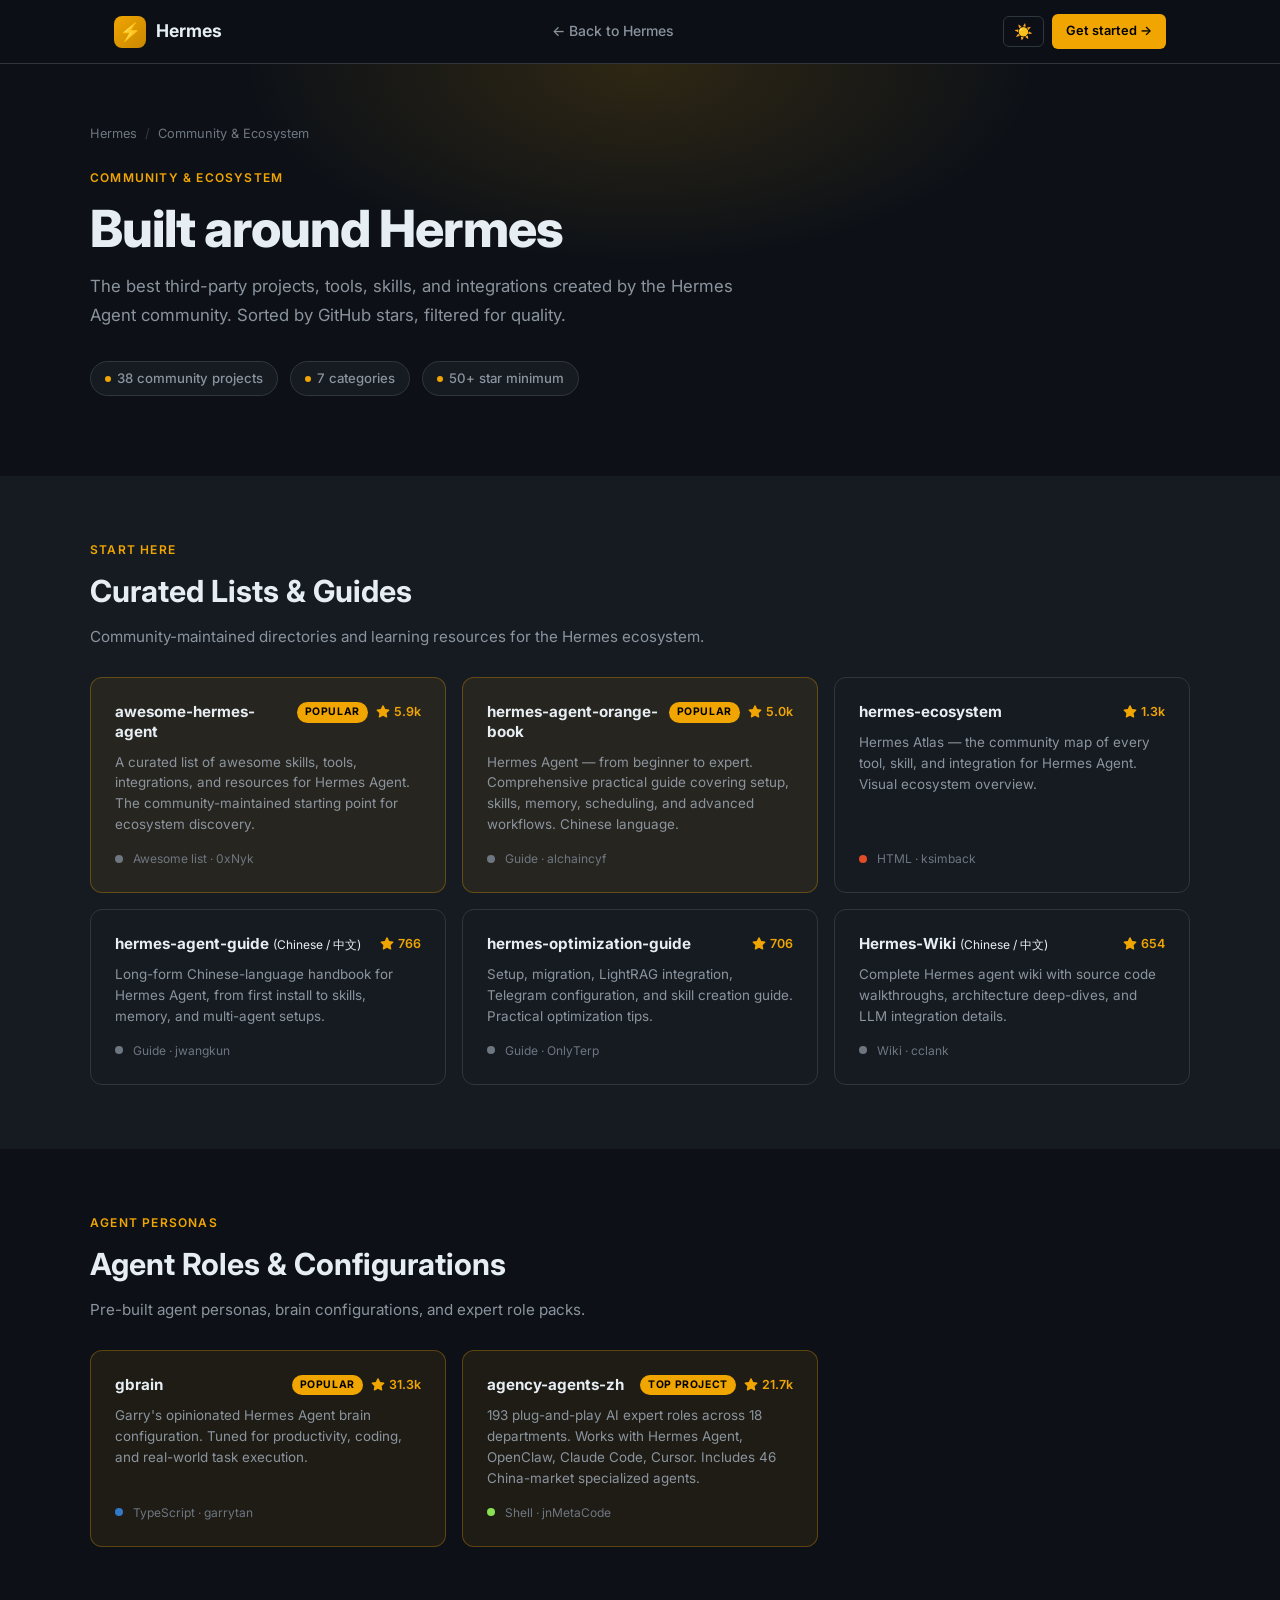
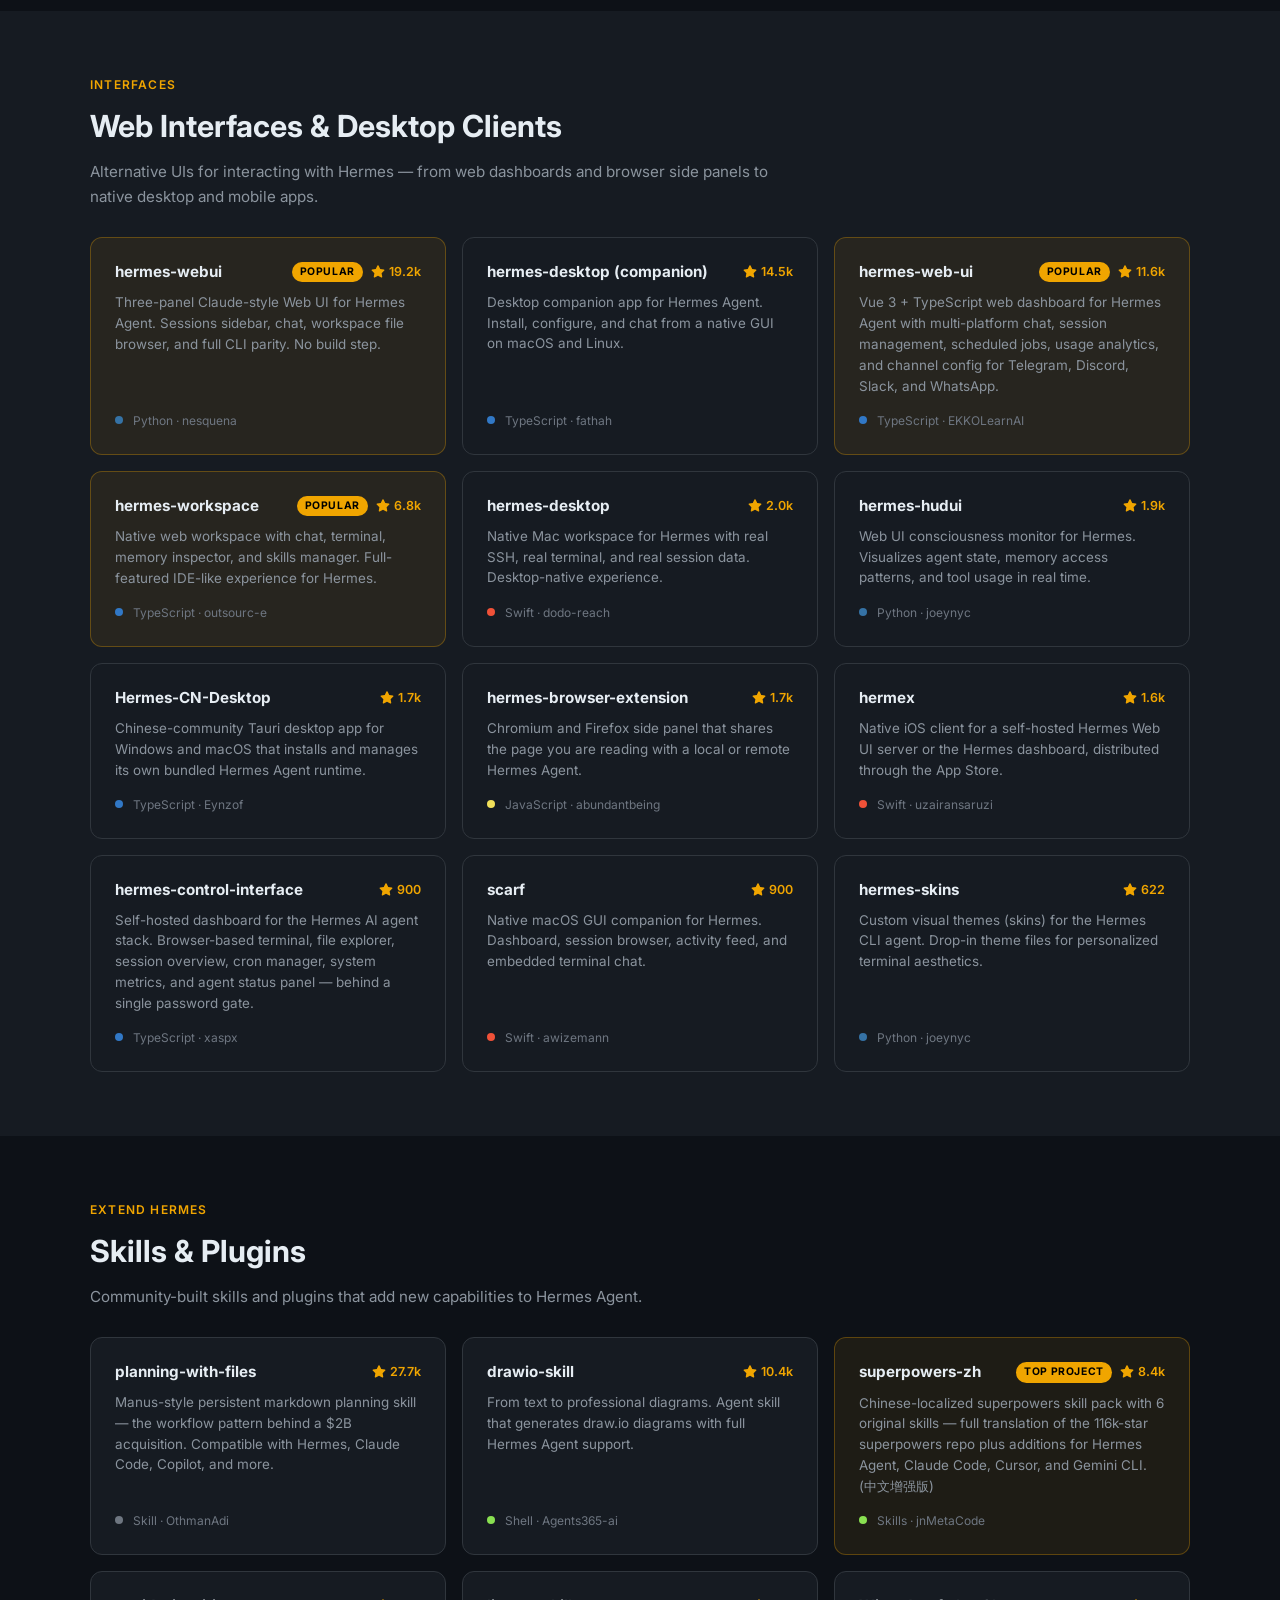
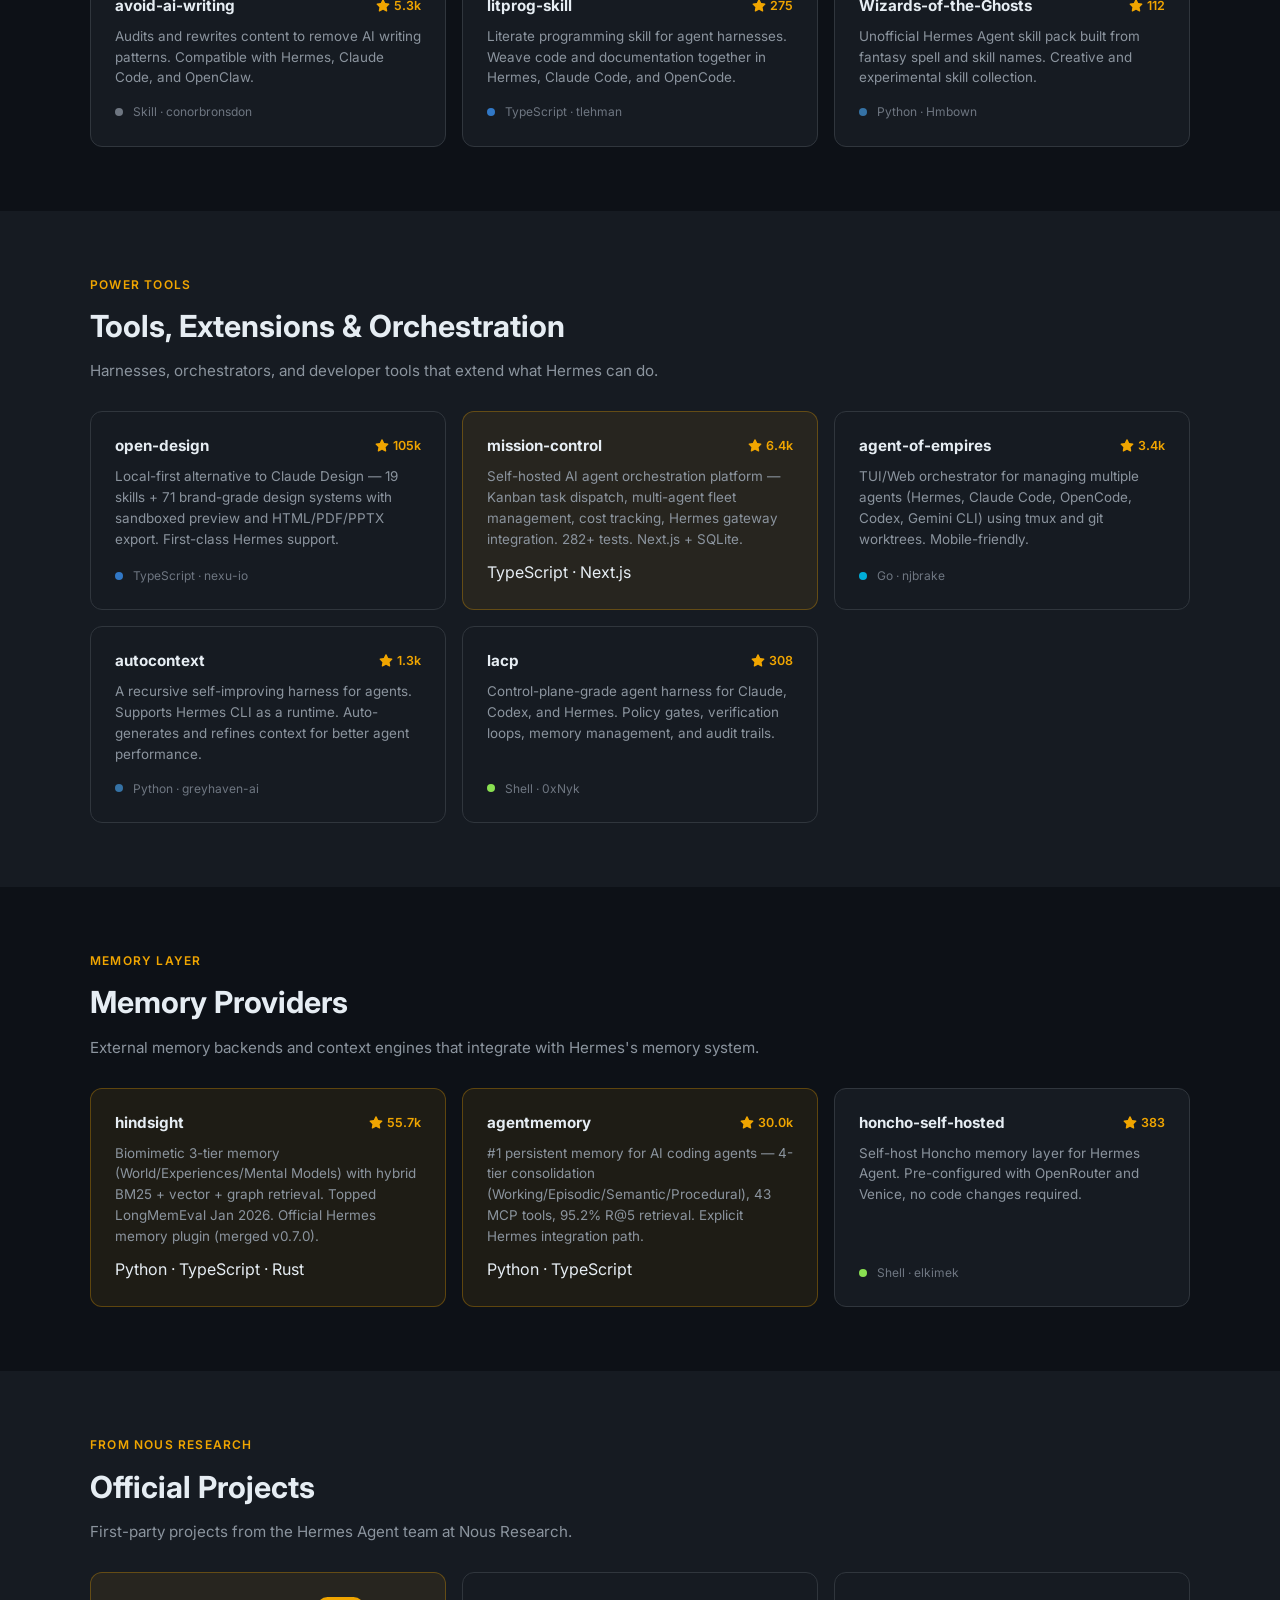
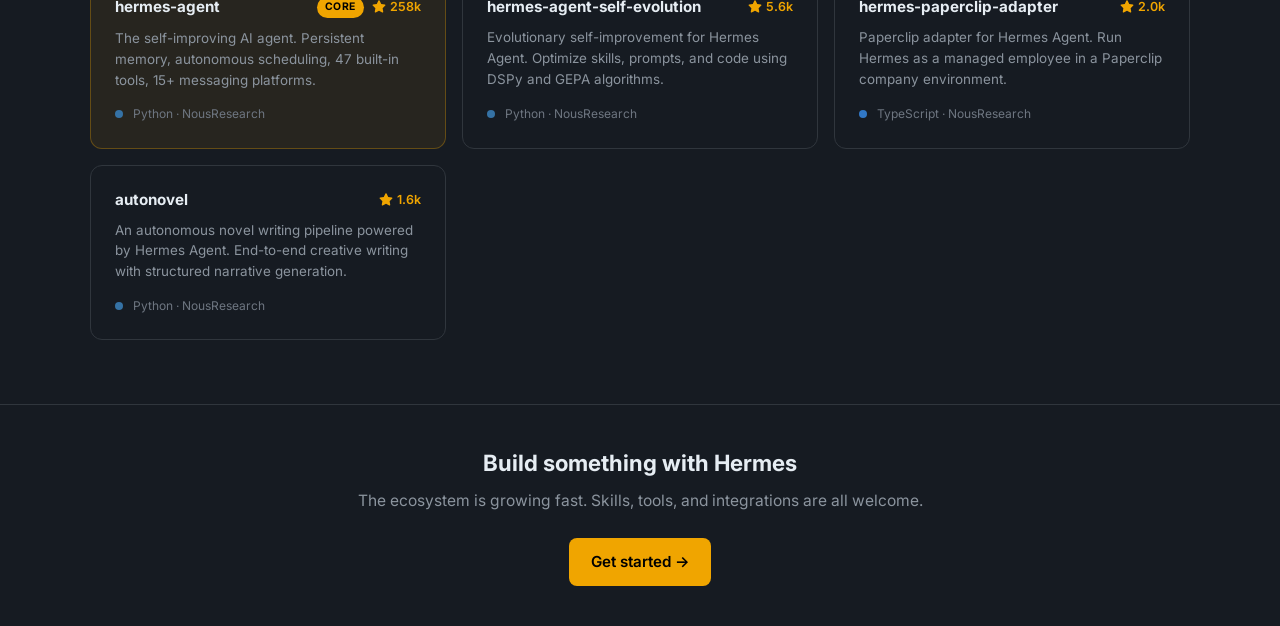
<file: community/index.html>
<!DOCTYPE html>
<html lang="en" data-theme="dark">
<head>
  <script>
    // Canonical URL: strip trailing index.html so links always show the clean path
    (function(){
      var p = window.location.pathname;
      if (p.endsWith('/index.html')) {
        var clean = p.slice(0, p.length - 'index.html'.length);
        window.history.replaceState(null, '', clean + window.location.search + window.location.hash);
      }
    })();
  </script>
  <meta charset="UTF-8" />
  <meta name="viewport" content="width=device-width, initial-scale=1.0" />
  <title>Hermes Ecosystem — Community Projects &amp; Tools</title>
  <meta name="description" content="The best third-party projects, tools, skills, and integrations built around Hermes Agent by the open-source community." />
  <meta property="og:title" content="Hermes Ecosystem — Community Projects & Tools" />
  <meta property="og:description" content="The best third-party projects, tools, skills, and integrations built around Hermes Agent." />
  <meta property="og:type" content="website" />
  <link rel="icon" type="image/svg+xml" href="/favicon.svg" />
  <link rel="icon" type="image/png" sizes="32x32" href="/favicon-32.png" />
  <link rel="icon" type="image/png" sizes="192x192" href="/favicon-192.png" />
  <link rel="shortcut icon" href="/favicon.ico" />
  <link rel="apple-touch-icon" sizes="512x512" href="/apple-touch-icon.png" />
  <link rel="preconnect" href="https://fonts.googleapis.com" />
  <link rel="preconnect" href="https://fonts.gstatic.com" crossorigin />
  <link href="https://fonts.googleapis.com/css2?family=Inter:wght@300;400;500;600;700;800&family=JetBrains+Mono:wght@400;500&display=swap" rel="stylesheet" />
  <style>
    :root {
      --bg-primary: #0d1117;
      --bg-secondary: #161b22;
      --bg-tertiary: #21262d;
      --bg-card: #161b22;
      --bg-card-hover: #1c2128;
      --border: #30363d;
      --border-hover: #484f58;
      --text-primary: #e6edf3;
      --text-secondary: #8b949e;
      --text-muted: #6e7681;
      --accent: #f0a500;
      --accent-dim: #c88800;
      --accent-glow: rgba(240,165,0,0.15);
      --accent-subtle: rgba(240,165,0,0.08);
      --green: #3fb950;
      --red: #f85149;
      --blue: #58a6ff;
      --purple: #bc8cff;
      --nav-height: 64px;
      --radius: 8px;
      --radius-lg: 12px;
      --shadow: 0 1px 3px rgba(0,0,0,0.4),0 4px 16px rgba(0,0,0,0.3);
    }
    [data-theme="light"] {
      --bg-primary: #ffffff;
      --bg-secondary: #f6f8fa;
      --bg-tertiary: #eaeef2;
      --bg-card: #ffffff;
      --bg-card-hover: #f6f8fa;
      --border: #d0d7de;
      --border-hover: #9198a1;
      --text-primary: #1f2328;
      --text-secondary: #656d76;
      --text-muted: #9198a1;
      --accent: #c07800;
      --accent-dim: #a06000;
      --accent-glow: rgba(192,120,0,0.12);
      --accent-subtle: rgba(192,120,0,0.06);
      --green: #1a7f37;
      --red: #cf222e;
      --blue: #0969da;
      --purple: #7c3aed;
      --shadow: 0 1px 3px rgba(0,0,0,0.1),0 4px 16px rgba(0,0,0,0.06);
    }
    *,*::before,*::after{box-sizing:border-box;margin:0;padding:0}
    html{scroll-behavior:smooth;font-size:16px;overflow-x:hidden}
    body{font-family:'Inter',-apple-system,BlinkMacSystemFont,'Segoe UI',sans-serif;background:var(--bg-primary);color:var(--text-primary);line-height:1.6;transition:background 0.2s,color 0.2s;-webkit-font-smoothing:antialiased}
    a{color:var(--accent);text-decoration:none;transition:color 0.15s}
    a:hover{color:var(--accent-dim)}
    ::-webkit-scrollbar{width:6px;height:6px}
    ::-webkit-scrollbar-track{background:var(--bg-secondary)}
    ::-webkit-scrollbar-thumb{background:var(--border);border-radius:3px}

    /* Nav */
    #nav{position:fixed;top:0;left:0;right:0;height:var(--nav-height);background:rgba(13,17,23,0.92);backdrop-filter:blur(12px);-webkit-backdrop-filter:blur(12px);border-bottom:1px solid var(--border);z-index:1000}
    [data-theme="light"] #nav{background:rgba(255,255,255,0.92)}
    .nav-inner{max-width:1100px;margin:0 auto;padding:0 24px;height:100%;display:flex;align-items:center;justify-content:space-between;gap:16px}
    .nav-logo{display:flex;align-items:center;gap:10px;font-weight:700;font-size:1.1rem;color:var(--text-primary);text-decoration:none;flex-shrink:0}
    .nav-logo-icon{width:32px;height:32px;background:linear-gradient(135deg,var(--accent),var(--accent-dim));border-radius:8px;display:flex;align-items:center;justify-content:center;font-size:18px;line-height:1}
    .nav-back{display:flex;align-items:center;gap:6px;color:var(--text-secondary);font-size:0.875rem;font-weight:500;padding:6px 12px;border-radius:6px;transition:color 0.15s,background 0.15s;text-decoration:none}
    .nav-back:hover{color:var(--text-primary);background:var(--bg-tertiary)}
    .btn-theme{background:none;border:1px solid var(--border);color:var(--text-secondary);cursor:pointer;padding:7px 10px;border-radius:6px;font-size:15px;line-height:1;transition:border-color 0.15s,color 0.15s,background 0.15s}
    .btn-theme:hover{border-color:var(--border-hover);color:var(--text-primary);background:var(--bg-tertiary)}
    .hamburger{display:none;flex-direction:column;gap:5px;cursor:pointer;padding:6px;border:1px solid var(--border);border-radius:6px;background:none;transition:border-color 0.15s;flex-shrink:0}
    .hamburger:hover{border-color:var(--border-hover)}
    .hamburger span{display:block;width:20px;height:2px;background:var(--text-secondary);border-radius:2px;transition:transform 0.2s,opacity 0.2s}
    .hamburger.open span:nth-child(1){transform:translateY(7px) rotate(45deg)}
    .hamburger.open span:nth-child(2){opacity:0}
    .hamburger.open span:nth-child(3){transform:translateY(-7px) rotate(-45deg)}
    #community-mobile-menu{display:none;position:fixed;top:var(--nav-height);left:0;right:0;background:var(--bg-secondary);border-bottom:1px solid var(--border);padding:16px 24px;z-index:999;flex-direction:column;gap:4px}
    #community-mobile-menu.open{display:flex}
    #community-mobile-menu a{color:var(--text-secondary);font-size:0.95rem;font-weight:500;padding:10px 12px;border-radius:6px;transition:color 0.15s,background 0.15s;text-decoration:none}
    #community-mobile-menu a:hover{color:var(--text-primary);background:var(--bg-tertiary)}
    .btn-cta{background:var(--accent);color:#000;font-size:0.8rem;font-weight:600;padding:7px 14px;border-radius:6px;border:none;cursor:pointer;text-decoration:none;display:inline-block;transition:background 0.15s,transform 0.1s;white-space:nowrap}
    .btn-cta:hover{background:var(--accent-dim);color:#000;transform:translateY(-1px)}

    /* Layout */
    main{padding-top:var(--nav-height)}
    .hero{padding:60px 24px 48px;background:var(--bg-primary);position:relative;overflow:hidden}
    .hero::before{content:'';position:absolute;top:-200px;left:50%;transform:translateX(-50%);width:800px;height:400px;background:radial-gradient(ellipse at center,var(--accent-glow) 0%,transparent 70%);pointer-events:none}
    .container{max-width:1100px;margin:0 auto;position:relative}
    .section{padding:64px 24px}
    .section-alt{background:var(--bg-secondary)}

    /* Breadcrumb */
    .breadcrumb{display:flex;align-items:center;gap:8px;font-size:0.8rem;color:var(--text-muted);margin-bottom:24px;flex-wrap:wrap}
    .breadcrumb a{color:var(--text-muted)}
    .breadcrumb a:hover{color:var(--accent)}
    .breadcrumb-sep{opacity:0.4}

    /* Hero content */
    .page-label{font-size:0.75rem;font-weight:600;letter-spacing:0.1em;text-transform:uppercase;color:var(--accent);margin-bottom:12px}
    .page-title{font-size:clamp(2rem,5vw,3.2rem);font-weight:800;line-height:1.1;letter-spacing:-0.02em;margin-bottom:16px}
    .page-sub{font-size:1.05rem;color:var(--text-secondary);max-width:680px;line-height:1.7;margin-bottom:32px}

    /* Stats bar */
    .stats-bar{display:flex;flex-wrap:wrap;gap:12px;margin-bottom:32px}
    .stat-pill{display:inline-flex;align-items:center;gap:6px;background:var(--bg-secondary);border:1px solid var(--border);color:var(--text-secondary);font-size:0.825rem;font-weight:500;padding:6px 14px;border-radius:100px}
    .stat-pill .dot{width:6px;height:6px;background:var(--accent);border-radius:50%;flex-shrink:0}

    /* Category sections */
    .cat-label{font-size:0.75rem;font-weight:600;letter-spacing:0.1em;text-transform:uppercase;color:var(--accent);margin-bottom:8px}
    .cat-title{font-size:clamp(1.4rem,3vw,1.9rem);font-weight:700;margin-bottom:8px;color:var(--text-primary)}
    .cat-desc{font-size:0.95rem;color:var(--text-secondary);max-width:680px;line-height:1.65;margin-bottom:28px}

    /* Project cards */
    .project-grid{display:grid;grid-template-columns:repeat(3,minmax(0,1fr));gap:16px;margin-bottom:0}
    .project-grid > *{min-width:0}
    .project-card{background:var(--bg-card);border:1px solid var(--border);border-radius:var(--radius-lg);padding:24px;display:flex;flex-direction:column;gap:10px;transition:border-color 0.2s,transform 0.15s,background 0.2s;text-decoration:none;color:inherit}
    .project-card:hover{border-color:var(--accent);transform:translateY(-3px);background:var(--bg-card-hover);color:inherit}
    .project-header{display:flex;align-items:flex-start;justify-content:space-between;gap:8px}
    .project-name{font-size:0.95rem;font-weight:700;color:var(--text-primary);line-height:1.3;word-break:break-word;min-width:0;flex:1}
    .project-stars{display:inline-flex;align-items:center;gap:4px;font-size:0.78rem;font-weight:600;color:var(--accent);white-space:nowrap;flex-shrink:0}
    .project-stars svg{width:14px;height:14px;fill:var(--accent)}
    .project-desc{font-size:0.84rem;color:var(--text-secondary);line-height:1.55;flex:1}
    .project-meta{display:flex;align-items:center;gap:10px;font-size:0.75rem;color:var(--text-muted);margin-top:auto;padding-top:4px}
    .lang-dot{width:8px;height:8px;border-radius:50%;flex-shrink:0}
    .lang-python{background:#3572A5}
    .lang-ts{background:#3178c6}
    .lang-js{background:#f1e05a}
    .lang-swift{background:#F05138}
    .lang-shell{background:#89e051}
    .lang-html{background:#e34c26}
    .lang-go{background:#00ADD8}
    .lang-rust{background:#dea584}
    .lang-makefile{background:#427819}
    .lang-docs{background:var(--text-muted)}

    /* Featured card (wider) */
    .project-card.featured{border-color:rgba(240,165,0,0.3);background:var(--accent-subtle)}
    .project-card.featured:hover{border-color:var(--accent)}
    .featured-badge{font-size:0.65rem;font-weight:700;letter-spacing:0.06em;text-transform:uppercase;background:var(--accent);color:#000;padding:2px 8px;border-radius:100px;flex-shrink:0}

    /* CTA footer */
    .cta-strip{background:var(--bg-secondary);border-top:1px solid var(--border);padding:40px 24px;text-align:center}
    .cta-strip h2{font-size:1.4rem;font-weight:700;margin-bottom:8px}
    .cta-strip p{color:var(--text-secondary);margin-bottom:24px;font-size:0.975rem}
    .cta-btns{display:flex;gap:12px;justify-content:center;flex-wrap:wrap}
    .btn-primary{display:inline-flex;align-items:center;gap:6px;background:var(--accent);color:#000;font-weight:600;font-size:0.95rem;padding:12px 22px;border-radius:8px;transition:background 0.15s,transform 0.1s}
    .btn-primary:hover{background:var(--accent-dim);color:#000;transform:translateY(-1px)}
    .btn-secondary{display:inline-flex;align-items:center;gap:6px;background:var(--bg-card);border:1px solid var(--border);color:var(--text-primary);font-weight:500;font-size:0.95rem;padding:12px 22px;border-radius:8px;transition:border-color 0.15s,background 0.15s}
    .btn-secondary:hover{border-color:var(--border-hover);background:var(--bg-card-hover);color:var(--text-primary)}

    /* Responsive */
    @media(max-width:900px){.project-grid{grid-template-columns:repeat(2,minmax(0,1fr))}}
    @media(max-width:640px){
      .project-grid{grid-template-columns:1fr}
      .nav-back{display:none}
      .btn-cta{display:none}
      .hamburger{display:flex}
      .nav-inner{gap:8px}
      .hero{padding:48px 16px 36px}
      .section{padding:48px 16px}
    }
  </style>
</head>
<body>

<nav id="nav">
  <div class="nav-inner">
    <a href="../index.html" class="nav-logo">
      <div class="nav-logo-icon">&#9889;</div>
      Hermes
    </a>
    <a href="../index.html#resources" class="nav-back"><span>&larr; Back to Hermes</span></a>
    <div style="display:flex;align-items:center;gap:8px;flex-shrink:0">
      <button class="btn-theme" id="theme-toggle" aria-label="Toggle theme">🌙</button>
      <a href="https://hermes-agent.nousresearch.com/docs/getting-started/installation" class="btn-cta" target="_blank" rel="noopener">Get started &rarr;</a>
    </div>
    <button class="hamburger" id="community-hamburger" aria-label="Open menu">
      <span></span><span></span><span></span>
    </button>
  </div>
</nav>

<div id="community-mobile-menu">
  <a href="../index.html">⚡ Hermes Home</a>
  <a href="../index.html#why">Why Hermes</a>
  <a href="../index.html#features">Features</a>
  <a href="../index.html#compare">Compare</a>
  <a href="../index.html#install">Install</a>
  <a href="../index.html#resources">Resources</a>
  <a href="../eli5/" style="color:var(--accent)">🧠 ELI5 — What is Hermes?</a>
  <a href="../models/" style="color:var(--accent)">🤖 Best Models 2026</a>
  <a href="../index.html#resources" style="color:var(--accent)">🌎 Community &amp; Ecosystem</a>
  <a href="https://hermes-agent.nousresearch.com/docs/getting-started/installation" target="_blank" rel="noopener" style="color:var(--accent);margin-top:4px">Get started →</a>
</div>

<main>
  <div class="hero">
    <div class="container">
      <nav class="breadcrumb" aria-label="Breadcrumb">
        <a href="../index.html">Hermes</a>
        <span class="breadcrumb-sep">/</span>
        <span>Community &amp; Ecosystem</span>
      </nav>

      <div class="page-label">Community &amp; Ecosystem</div>
      <h1 class="page-title">Built around Hermes</h1>
      <p class="page-sub">The best third-party projects, tools, skills, and integrations created by the Hermes Agent community. Sorted by GitHub stars, filtered for quality.</p>

      <div class="stats-bar">
        <span class="stat-pill"><span class="dot"></span>38 community projects</span>
        <span class="stat-pill"><span class="dot"></span>7 categories</span>
        <span class="stat-pill"><span class="dot"></span>50+ star minimum</span>
      </div>
    </div>
  </div>

  <!-- ===== CURATED LISTS & GUIDES ===== -->
  <div class="section section-alt">
    <div class="container">
      <p class="cat-label">Start here</p>
      <h2 class="cat-title">Curated Lists &amp; Guides</h2>
      <p class="cat-desc">Community-maintained directories and learning resources for the Hermes ecosystem.</p>
      <div class="project-grid">
        <a href="https://github.com/0xNyk/awesome-hermes-agent" target="_blank" rel="noopener" class="project-card featured">
          <div class="project-header">
            <div class="project-name">awesome-hermes-agent</div>
            <span class="featured-badge">Popular</span>
            <span class="project-stars"><svg viewBox="0 0 16 16"><path d="M8 .25a.75.75 0 0 1 .673.418l1.882 3.815 4.21.612a.75.75 0 0 1 .416 1.279l-3.046 2.97.719 4.192a.75.75 0 0 1-1.088.791L8 12.347l-3.766 1.98a.75.75 0 0 1-1.088-.79l.72-4.194L.818 6.374a.75.75 0 0 1 .416-1.28l4.21-.611L7.327.668A.75.75 0 0 1 8 .25z"/></svg>5.9k</span>
          </div>
          <div class="project-desc">A curated list of awesome skills, tools, integrations, and resources for Hermes Agent. The community-maintained starting point for ecosystem discovery.</div>
          <div class="project-meta"><span class="lang-dot lang-docs"></span> Awesome list &middot; 0xNyk</div>
        </a>
        <a href="https://github.com/alchaincyf/hermes-agent-orange-book" target="_blank" rel="noopener" class="project-card featured">
          <div class="project-header">
            <div class="project-name">hermes-agent-orange-book</div>
            <span class="featured-badge">Popular</span>
            <span class="project-stars"><svg viewBox="0 0 16 16"><path d="M8 .25a.75.75 0 0 1 .673.418l1.882 3.815 4.21.612a.75.75 0 0 1 .416 1.279l-3.046 2.97.719 4.192a.75.75 0 0 1-1.088.791L8 12.347l-3.766 1.98a.75.75 0 0 1-1.088-.79l.72-4.194L.818 6.374a.75.75 0 0 1 .416-1.28l4.21-.611L7.327.668A.75.75 0 0 1 8 .25z"/></svg>5.0k</span>
          </div>
          <div class="project-desc">Hermes Agent &mdash; from beginner to expert. Comprehensive practical guide covering setup, skills, memory, scheduling, and advanced workflows. Chinese language.</div>
          <div class="project-meta"><span class="lang-dot lang-docs"></span> Guide &middot; alchaincyf</div>
        </a>
        <a href="https://github.com/ksimback/hermes-ecosystem" target="_blank" rel="noopener" class="project-card">
          <div class="project-header">
            <div class="project-name">hermes-ecosystem</div>
            <span class="project-stars"><svg viewBox="0 0 16 16"><path d="M8 .25a.75.75 0 0 1 .673.418l1.882 3.815 4.21.612a.75.75 0 0 1 .416 1.279l-3.046 2.97.719 4.192a.75.75 0 0 1-1.088.791L8 12.347l-3.766 1.98a.75.75 0 0 1-1.088-.79l.72-4.194L.818 6.374a.75.75 0 0 1 .416-1.28l4.21-.611L7.327.668A.75.75 0 0 1 8 .25z"/></svg>1.3k</span>
          </div>
          <div class="project-desc">Hermes Atlas &mdash; the community map of every tool, skill, and integration for Hermes Agent. Visual ecosystem overview.</div>
          <div class="project-meta"><span class="lang-dot lang-html"></span> HTML &middot; ksimback</div>
        </a>
        <a href="https://github.com/jwangkun/hermes-agent-guide" target="_blank" rel="noopener" class="project-card">
          <div class="project-header">
            <div class="project-name">hermes-agent-guide <span style="font-weight: normal; font-size: 12px;">(Chinese / 中文)</span></div>
            <span class="project-stars"><svg viewBox="0 0 16 16"><path d="M8 .25a.75.75 0 0 1 .673.418l1.882 3.815 4.21.612a.75.75 0 0 1 .416 1.279l-3.046 2.97.719 4.192a.75.75 0 0 1-1.088.791L8 12.347l-3.766 1.98a.75.75 0 0 1-1.088-.79l.72-4.194L.818 6.374a.75.75 0 0 1 .416-1.28l4.21-.611L7.327.668A.75.75 0 0 1 8 .25z"/></svg>766</span>
          </div>
          <div class="project-desc">Long-form Chinese-language handbook for Hermes Agent, from first install to skills, memory, and multi-agent setups.</div>
          <div class="project-meta"><span class="lang-dot lang-docs"></span> Guide &middot; jwangkun</div>
        </a>
        <a href="https://github.com/OnlyTerp/hermes-optimization-guide" target="_blank" rel="noopener" class="project-card">
          <div class="project-header">
            <div class="project-name">hermes-optimization-guide</div>
            <span class="project-stars"><svg viewBox="0 0 16 16"><path d="M8 .25a.75.75 0 0 1 .673.418l1.882 3.815 4.21.612a.75.75 0 0 1 .416 1.279l-3.046 2.97.719 4.192a.75.75 0 0 1-1.088.791L8 12.347l-3.766 1.98a.75.75 0 0 1-1.088-.79l.72-4.194L.818 6.374a.75.75 0 0 1 .416-1.28l4.21-.611L7.327.668A.75.75 0 0 1 8 .25z"/></svg>706</span>
          </div>
          <div class="project-desc">Setup, migration, LightRAG integration, Telegram configuration, and skill creation guide. Practical optimization tips.</div>
          <div class="project-meta"><span class="lang-dot lang-docs"></span> Guide &middot; OnlyTerp</div>
        </a>
        <a href="https://github.com/cclank/Hermes-Wiki" target="_blank" rel="noopener" class="project-card">
          <div class="project-header">
            <div class="project-name">Hermes-Wiki <span style="font-weight: normal; font-size: 12px;">(Chinese / 中文)</span></div>
            <span class="project-stars"><svg viewBox="0 0 16 16"><path d="M8 .25a.75.75 0 0 1 .673.418l1.882 3.815 4.21.612a.75.75 0 0 1 .416 1.279l-3.046 2.97.719 4.192a.75.75 0 0 1-1.088.791L8 12.347l-3.766 1.98a.75.75 0 0 1-1.088-.79l.72-4.194L.818 6.374a.75.75 0 0 1 .416-1.28l4.21-.611L7.327.668A.75.75 0 0 1 8 .25z"/></svg>654</span>
          </div>
          <div class="project-desc">Complete Hermes agent wiki with source code walkthroughs, architecture deep-dives, and LLM integration details.</div>
          <div class="project-meta"><span class="lang-dot lang-docs"></span> Wiki &middot; cclank</div>
        </a>
      </div>
    </div>
  </div>

  <!-- ===== AGENT ROLES & CONFIGS ===== -->
  <div class="section">
    <div class="container">
      <p class="cat-label">Agent personas</p>
      <h2 class="cat-title">Agent Roles &amp; Configurations</h2>
      <p class="cat-desc">Pre-built agent personas, brain configurations, and expert role packs.</p>
      <div class="project-grid">
        <a href="https://github.com/garrytan/gbrain" target="_blank" rel="noopener" class="project-card featured">
          <div class="project-header">
            <div class="project-name">gbrain</div>
            <span class="featured-badge">Popular</span>
            <span class="project-stars"><svg viewBox="0 0 16 16"><path d="M8 .25a.75.75 0 0 1 .673.418l1.882 3.815 4.21.612a.75.75 0 0 1 .416 1.279l-3.046 2.97.719 4.192a.75.75 0 0 1-1.088.791L8 12.347l-3.766 1.98a.75.75 0 0 1-1.088-.79l.72-4.194L.818 6.374a.75.75 0 0 1 .416-1.28l4.21-.611L7.327.668A.75.75 0 0 1 8 .25z"/></svg>31.3k</span>
          </div>
          <div class="project-desc">Garry's opinionated Hermes Agent brain configuration. Tuned for productivity, coding, and real-world task execution.</div>
          <div class="project-meta"><span class="lang-dot lang-ts"></span> TypeScript &middot; garrytan</div>
        </a>
        <a href="https://github.com/jnMetaCode/agency-agents-zh" target="_blank" rel="noopener" class="project-card featured">
          <div class="project-header">
            <div class="project-name">agency-agents-zh</div>
            <span class="featured-badge">Top project</span>
            <span class="project-stars"><svg viewBox="0 0 16 16"><path d="M8 .25a.75.75 0 0 1 .673.418l1.882 3.815 4.21.612a.75.75 0 0 1 .416 1.279l-3.046 2.97.719 4.192a.75.75 0 0 1-1.088.791L8 12.347l-3.766 1.98a.75.75 0 0 1-1.088-.79l.72-4.194L.818 6.374a.75.75 0 0 1 .416-1.28l4.21-.611L7.327.668A.75.75 0 0 1 8 .25z"/></svg>21.7k</span>
          </div>
          <div class="project-desc">193 plug-and-play AI expert roles across 18 departments. Works with Hermes Agent, OpenClaw, Claude Code, Cursor. Includes 46 China-market specialized agents.</div>
          <div class="project-meta"><span class="lang-dot lang-shell"></span> Shell &middot; jnMetaCode</div>
        </a>
      </div>
    </div>
  </div>

  <!-- ===== WEB INTERFACES & DESKTOP ===== -->
  <div class="section section-alt">
    <div class="container">
      <p class="cat-label">Interfaces</p>
      <h2 class="cat-title">Web Interfaces &amp; Desktop Clients</h2>
      <p class="cat-desc">Alternative UIs for interacting with Hermes &mdash; from web dashboards and browser side panels to native desktop and mobile apps.</p>
      <div class="project-grid">
        <a href="https://github.com/nesquena/hermes-webui" target="_blank" rel="noopener" class="project-card featured">
          <div class="project-header">
            <div class="project-name">hermes-webui</div>
            <span class="featured-badge">Popular</span>
            <span class="project-stars"><svg viewBox="0 0 16 16"><path d="M8 .25a.75.75 0 0 1 .673.418l1.882 3.815 4.21.612a.75.75 0 0 1 .416 1.279l-3.046 2.97.719 4.192a.75.75 0 0 1-1.088.791L8 12.347l-3.766 1.98a.75.75 0 0 1-1.088-.79l.72-4.194L.818 6.374a.75.75 0 0 1 .416-1.28l4.21-.611L7.327.668A.75.75 0 0 1 8 .25z"/></svg>19.2k</span>
          </div>
          <div class="project-desc">Three-panel Claude-style Web UI for Hermes Agent. Sessions sidebar, chat, workspace file browser, and full CLI parity. No build step.</div>
          <div class="project-meta"><span class="lang-dot lang-python"></span> Python &middot; nesquena</div>
        </a>
        <a href="https://github.com/fathah/hermes-desktop" target="_blank" rel="noopener" class="project-card">
          <div class="project-header">
            <div class="project-name">hermes-desktop (companion)</div>
            <span class="project-stars"><svg viewBox="0 0 16 16"><path d="M8 .25a.75.75 0 0 1 .673.418l1.882 3.815 4.21.612a.75.75 0 0 1 .416 1.279l-3.046 2.97.719 4.192a.75.75 0 0 1-1.088.791L8 12.347l-3.766 1.98a.75.75 0 0 1-1.088-.79l.72-4.194L.818 6.374a.75.75 0 0 1 .416-1.28l4.21-.611L7.327.668A.75.75 0 0 1 8 .25z"/></svg>14.5k</span>
          </div>
          <div class="project-desc">Desktop companion app for Hermes Agent. Install, configure, and chat from a native GUI on macOS and Linux.</div>
          <div class="project-meta"><span class="lang-dot lang-ts"></span> TypeScript &middot; fathah</div>
        </a>
        <a href="https://github.com/EKKOLearnAI/hermes-web-ui" target="_blank" rel="noopener" class="project-card featured">
          <div class="project-header">
            <div class="project-name">hermes-web-ui</div>
            <span class="featured-badge">Popular</span>
            <span class="project-stars"><svg viewBox="0 0 16 16"><path d="M8 .25a.75.75 0 0 1 .673.418l1.882 3.815 4.21.612a.75.75 0 0 1 .416 1.279l-3.046 2.97.719 4.192a.75.75 0 0 1-1.088.791L8 12.347l-3.766 1.98a.75.75 0 0 1-1.088-.79l.72-4.194L.818 6.374a.75.75 0 0 1 .416-1.28l4.21-.611L7.327.668A.75.75 0 0 1 8 .25z"/></svg>11.6k</span>
          </div>
          <div class="project-desc">Vue 3 + TypeScript web dashboard for Hermes Agent with multi-platform chat, session management, scheduled jobs, usage analytics, and channel config for Telegram, Discord, Slack, and WhatsApp.</div>
          <div class="project-meta"><span class="lang-dot lang-ts"></span> TypeScript &middot; EKKOLearnAI</div>
        </a>
        <a href="https://github.com/outsourc-e/hermes-workspace" target="_blank" rel="noopener" class="project-card featured">
          <div class="project-header">
            <div class="project-name">hermes-workspace</div>
            <span class="featured-badge">Popular</span>
            <span class="project-stars"><svg viewBox="0 0 16 16"><path d="M8 .25a.75.75 0 0 1 .673.418l1.882 3.815 4.21.612a.75.75 0 0 1 .416 1.279l-3.046 2.97.719 4.192a.75.75 0 0 1-1.088.791L8 12.347l-3.766 1.98a.75.75 0 0 1-1.088-.79l.72-4.194L.818 6.374a.75.75 0 0 1 .416-1.28l4.21-.611L7.327.668A.75.75 0 0 1 8 .25z"/></svg>6.8k</span>
          </div>
          <div class="project-desc">Native web workspace with chat, terminal, memory inspector, and skills manager. Full-featured IDE-like experience for Hermes.</div>
          <div class="project-meta"><span class="lang-dot lang-ts"></span> TypeScript &middot; outsourc-e</div>
        </a>
        <a href="https://github.com/dodo-reach/hermes-desktop" target="_blank" rel="noopener" class="project-card">
          <div class="project-header">
            <div class="project-name">hermes-desktop</div>
            <span class="project-stars"><svg viewBox="0 0 16 16"><path d="M8 .25a.75.75 0 0 1 .673.418l1.882 3.815 4.21.612a.75.75 0 0 1 .416 1.279l-3.046 2.97.719 4.192a.75.75 0 0 1-1.088.791L8 12.347l-3.766 1.98a.75.75 0 0 1-1.088-.79l.72-4.194L.818 6.374a.75.75 0 0 1 .416-1.28l4.21-.611L7.327.668A.75.75 0 0 1 8 .25z"/></svg>2.0k</span>
          </div>
          <div class="project-desc">Native Mac workspace for Hermes with real SSH, real terminal, and real session data. Desktop-native experience.</div>
          <div class="project-meta"><span class="lang-dot lang-swift"></span> Swift &middot; dodo-reach</div>
        </a>
        <a href="https://github.com/joeynyc/hermes-hudui" target="_blank" rel="noopener" class="project-card">
          <div class="project-header">
            <div class="project-name">hermes-hudui</div>
            <span class="project-stars"><svg viewBox="0 0 16 16"><path d="M8 .25a.75.75 0 0 1 .673.418l1.882 3.815 4.21.612a.75.75 0 0 1 .416 1.279l-3.046 2.97.719 4.192a.75.75 0 0 1-1.088.791L8 12.347l-3.766 1.98a.75.75 0 0 1-1.088-.79l.72-4.194L.818 6.374a.75.75 0 0 1 .416-1.28l4.21-.611L7.327.668A.75.75 0 0 1 8 .25z"/></svg>1.9k</span>
          </div>
          <div class="project-desc">Web UI consciousness monitor for Hermes. Visualizes agent state, memory access patterns, and tool usage in real time.</div>
          <div class="project-meta"><span class="lang-dot lang-python"></span> Python &middot; joeynyc</div>
        </a>
        <a href="https://github.com/Eynzof/Hermes-CN-Desktop" target="_blank" rel="noopener" class="project-card">
          <div class="project-header">
            <div class="project-name">Hermes-CN-Desktop</div>
            <span class="project-stars"><svg viewBox="0 0 16 16"><path d="M8 .25a.75.75 0 0 1 .673.418l1.882 3.815 4.21.612a.75.75 0 0 1 .416 1.279l-3.046 2.97.719 4.192a.75.75 0 0 1-1.088.791L8 12.347l-3.766 1.98a.75.75 0 0 1-1.088-.79l.72-4.194L.818 6.374a.75.75 0 0 1 .416-1.28l4.21-.611L7.327.668A.75.75 0 0 1 8 .25z"/></svg>1.7k</span>
          </div>
          <div class="project-desc">Chinese-community Tauri desktop app for Windows and macOS that installs and manages its own bundled Hermes Agent runtime.</div>
          <div class="project-meta"><span class="lang-dot lang-ts"></span> TypeScript &middot; Eynzof</div>
        </a>
        <a href="https://github.com/abundantbeing/hermes-browser-extension" target="_blank" rel="noopener" class="project-card">
          <div class="project-header">
            <div class="project-name">hermes-browser-extension</div>
            <span class="project-stars"><svg viewBox="0 0 16 16"><path d="M8 .25a.75.75 0 0 1 .673.418l1.882 3.815 4.21.612a.75.75 0 0 1 .416 1.279l-3.046 2.97.719 4.192a.75.75 0 0 1-1.088.791L8 12.347l-3.766 1.98a.75.75 0 0 1-1.088-.79l.72-4.194L.818 6.374a.75.75 0 0 1 .416-1.28l4.21-.611L7.327.668A.75.75 0 0 1 8 .25z"/></svg>1.7k</span>
          </div>
          <div class="project-desc">Chromium and Firefox side panel that shares the page you are reading with a local or remote Hermes Agent.</div>
          <div class="project-meta"><span class="lang-dot lang-js"></span> JavaScript &middot; abundantbeing</div>
        </a>
        <a href="https://github.com/uzairansaruzi/hermex" target="_blank" rel="noopener" class="project-card">
          <div class="project-header">
            <div class="project-name">hermex</div>
            <span class="project-stars"><svg viewBox="0 0 16 16"><path d="M8 .25a.75.75 0 0 1 .673.418l1.882 3.815 4.21.612a.75.75 0 0 1 .416 1.279l-3.046 2.97.719 4.192a.75.75 0 0 1-1.088.791L8 12.347l-3.766 1.98a.75.75 0 0 1-1.088-.79l.72-4.194L.818 6.374a.75.75 0 0 1 .416-1.28l4.21-.611L7.327.668A.75.75 0 0 1 8 .25z"/></svg>1.6k</span>
          </div>
          <div class="project-desc">Native iOS client for a self-hosted Hermes Web UI server or the Hermes dashboard, distributed through the App Store.</div>
          <div class="project-meta"><span class="lang-dot lang-swift"></span> Swift &middot; uzairansaruzi</div>
        </a>
        <a href="https://github.com/xaspx/hermes-control-interface" target="_blank" rel="noopener" class="project-card">
          <div class="project-header">
            <div class="project-name">hermes-control-interface</div>
            <span class="project-stars"><svg viewBox="0 0 16 16"><path d="M8 .25a.75.75 0 0 1 .673.418l1.882 3.815 4.21.612a.75.75 0 0 1 .416 1.279l-3.046 2.97.719 4.192a.75.75 0 0 1-1.088.791L8 12.347l-3.766 1.98a.75.75 0 0 1-1.088-.79l.72-4.194L.818 6.374a.75.75 0 0 1 .416-1.28l4.21-.611L7.327.668A.75.75 0 0 1 8 .25z"/></svg>900</span>
          </div>
          <div class="project-desc">Self-hosted dashboard for the Hermes AI agent stack. Browser-based terminal, file explorer, session overview, cron manager, system metrics, and agent status panel — behind a single password gate.</div>
          <div class="project-meta"><span class="lang-dot lang-ts"></span> TypeScript &middot; xaspx</div>
        </a>
        <a href="https://github.com/awizemann/scarf" target="_blank" rel="noopener" class="project-card">
          <div class="project-header">
            <div class="project-name">scarf</div>
            <span class="project-stars"><svg viewBox="0 0 16 16"><path d="M8 .25a.75.75 0 0 1 .673.418l1.882 3.815 4.21.612a.75.75 0 0 1 .416 1.279l-3.046 2.97.719 4.192a.75.75 0 0 1-1.088.791L8 12.347l-3.766 1.98a.75.75 0 0 1-1.088-.79l.72-4.194L.818 6.374a.75.75 0 0 1 .416-1.28l4.21-.611L7.327.668A.75.75 0 0 1 8 .25z"/></svg>900</span>
          </div>
          <div class="project-desc">Native macOS GUI companion for Hermes. Dashboard, session browser, activity feed, and embedded terminal chat.</div>
          <div class="project-meta"><span class="lang-dot lang-swift"></span> Swift &middot; awizemann</div>
        </a>
        <a href="https://github.com/joeynyc/hermes-skins" target="_blank" rel="noopener" class="project-card">
          <div class="project-header">
            <div class="project-name">hermes-skins</div>
            <span class="project-stars"><svg viewBox="0 0 16 16"><path d="M8 .25a.75.75 0 0 1 .673.418l1.882 3.815 4.21.612a.75.75 0 0 1 .416 1.279l-3.046 2.97.719 4.192a.75.75 0 0 1-1.088.791L8 12.347l-3.766 1.98a.75.75 0 0 1-1.088-.79l.72-4.194L.818 6.374a.75.75 0 0 1 .416-1.28l4.21-.611L7.327.668A.75.75 0 0 1 8 .25z"/></svg>622</span>
          </div>
          <div class="project-desc">Custom visual themes (skins) for the Hermes CLI agent. Drop-in theme files for personalized terminal aesthetics.</div>
          <div class="project-meta"><span class="lang-dot lang-python"></span> Python &middot; joeynyc</div>
        </a>
      </div>
    </div>
  </div>

  <!-- ===== SKILLS & PLUGINS ===== -->
  <div class="section">
    <div class="container">
      <p class="cat-label">Extend Hermes</p>
      <h2 class="cat-title">Skills &amp; Plugins</h2>
      <p class="cat-desc">Community-built skills and plugins that add new capabilities to Hermes Agent.</p>
      <div class="project-grid">
        <a href="https://github.com/OthmanAdi/planning-with-files" target="_blank" rel="noopener" class="project-card">
          <div class="project-header">
            <div class="project-name">planning-with-files</div>
            <span class="project-stars"><svg viewBox="0 0 16 16"><path d="M8 .25a.75.75 0 0 1 .673.418l1.882 3.815 4.21.612a.75.75 0 0 1 .416 1.279l-3.046 2.97.719 4.192a.75.75 0 0 1-1.088.791L8 12.347l-3.766 1.98a.75.75 0 0 1-1.088-.79l.72-4.194L.818 6.374a.75.75 0 0 1 .416-1.28l4.21-.611L7.327.668A.75.75 0 0 1 8 .25z"/></svg>27.7k</span>
          </div>
          <div class="project-desc">Manus-style persistent markdown planning skill — the workflow pattern behind a $2B acquisition. Compatible with Hermes, Claude Code, Copilot, and more.</div>
          <div class="project-meta"><span class="lang-dot lang-docs"></span> Skill &middot; OthmanAdi</div>
        </a>
        <a href="https://github.com/Agents365-ai/drawio-skill" target="_blank" rel="noopener" class="project-card">
          <div class="project-header">
            <div class="project-name">drawio-skill</div>
            <span class="project-stars"><svg viewBox="0 0 16 16"><path d="M8 .25a.75.75 0 0 1 .673.418l1.882 3.815 4.21.612a.75.75 0 0 1 .416 1.279l-3.046 2.97.719 4.192a.75.75 0 0 1-1.088.791L8 12.347l-3.766 1.98a.75.75 0 0 1-1.088-.79l.72-4.194L.818 6.374a.75.75 0 0 1 .416-1.28l4.21-.611L7.327.668A.75.75 0 0 1 8 .25z"/></svg>10.4k</span>
          </div>
          <div class="project-desc">From text to professional diagrams. Agent skill that generates draw.io diagrams with full Hermes Agent support.</div>
          <div class="project-meta"><span class="lang-dot lang-shell"></span> Shell &middot; Agents365-ai</div>
        </a>
        <a href="https://github.com/jnMetaCode/superpowers-zh" target="_blank" rel="noopener" class="project-card featured">
          <div class="project-header">
            <div class="project-name">superpowers-zh</div>
            <span class="featured-badge">Top project</span>
            <span class="project-stars"><svg viewBox="0 0 16 16"><path d="M8 .25a.75.75 0 0 1 .673.418l1.882 3.815 4.21.612a.75.75 0 0 1 .416 1.279l-3.046 2.97.719 4.192a.75.75 0 0 1-1.088.791L8 12.347l-3.766 1.98a.75.75 0 0 1-1.088-.79l.72-4.194L.818 6.374a.75.75 0 0 1 .416-1.28l4.21-.611L7.327.668A.75.75 0 0 1 8 .25z"/></svg>8.4k</span>
          </div>
          <div class="project-desc">Chinese-localized superpowers skill pack with 6 original skills — full translation of the 116k-star superpowers repo plus additions for Hermes Agent, Claude Code, Cursor, and Gemini CLI. (中文增强版)</div>
          <div class="project-meta"><span class="lang-dot lang-shell"></span> Skills &middot; jnMetaCode</div>
        </a>
        <a href="https://github.com/conorbronsdon/avoid-ai-writing" target="_blank" rel="noopener" class="project-card">
          <div class="project-header">
            <div class="project-name">avoid-ai-writing</div>
            <span class="project-stars"><svg viewBox="0 0 16 16"><path d="M8 .25a.75.75 0 0 1 .673.418l1.882 3.815 4.21.612a.75.75 0 0 1 .416 1.279l-3.046 2.97.719 4.192a.75.75 0 0 1-1.088.791L8 12.347l-3.766 1.98a.75.75 0 0 1-1.088-.79l.72-4.194L.818 6.374a.75.75 0 0 1 .416-1.28l4.21-.611L7.327.668A.75.75 0 0 1 8 .25z"/></svg>5.3k</span>
          </div>
          <div class="project-desc">Audits and rewrites content to remove AI writing patterns. Compatible with Hermes, Claude Code, and OpenClaw.</div>
          <div class="project-meta"><span class="lang-dot lang-docs"></span> Skill &middot; conorbronsdon</div>
        </a>
        <a href="https://github.com/tlehman/litprog-skill" target="_blank" rel="noopener" class="project-card">
          <div class="project-header">
            <div class="project-name">litprog-skill</div>
            <span class="project-stars"><svg viewBox="0 0 16 16"><path d="M8 .25a.75.75 0 0 1 .673.418l1.882 3.815 4.21.612a.75.75 0 0 1 .416 1.279l-3.046 2.97.719 4.192a.75.75 0 0 1-1.088.791L8 12.347l-3.766 1.98a.75.75 0 0 1-1.088-.79l.72-4.194L.818 6.374a.75.75 0 0 1 .416-1.28l4.21-.611L7.327.668A.75.75 0 0 1 8 .25z"/></svg>275</span>
          </div>
          <div class="project-desc">Literate programming skill for agent harnesses. Weave code and documentation together in Hermes, Claude Code, and OpenCode.</div>
          <div class="project-meta"><span class="lang-dot lang-ts"></span> TypeScript &middot; tlehman</div>
        </a>
        <a href="https://github.com/Hmbown/Wizards-of-the-Ghosts" target="_blank" rel="noopener" class="project-card">
          <div class="project-header">
            <div class="project-name">Wizards-of-the-Ghosts</div>
            <span class="project-stars"><svg viewBox="0 0 16 16"><path d="M8 .25a.75.75 0 0 1 .673.418l1.882 3.815 4.21.612a.75.75 0 0 1 .416 1.279l-3.046 2.97.719 4.192a.75.75 0 0 1-1.088.791L8 12.347l-3.766 1.98a.75.75 0 0 1-1.088-.79l.72-4.194L.818 6.374a.75.75 0 0 1 .416-1.28l4.21-.611L7.327.668A.75.75 0 0 1 8 .25z"/></svg>112</span>
          </div>
          <div class="project-desc">Unofficial Hermes Agent skill pack built from fantasy spell and skill names. Creative and experimental skill collection.</div>
          <div class="project-meta"><span class="lang-dot lang-python"></span> Python &middot; Hmbown</div>
        </a>
      </div>
    </div>
  </div>

  <!-- ===== TOOLS & EXTENSIONS ===== -->
  <div class="section section-alt">
    <div class="container">
      <p class="cat-label">Power tools</p>
      <h2 class="cat-title">Tools, Extensions &amp; Orchestration</h2>
      <p class="cat-desc">Harnesses, orchestrators, and developer tools that extend what Hermes can do.</p>
      <div class="project-grid">
        <a href="https://github.com/nexu-io/open-design" target="_blank" rel="noopener" class="project-card">
          <div class="project-header">
            <div class="project-name">open-design</div>
            <span class="project-stars"><svg viewBox="0 0 16 16"><path d="M8 .25a.75.75 0 0 1 .673.418l1.882 3.815 4.21.612a.75.75 0 0 1 .416 1.279l-3.046 2.97.719 4.192a.75.75 0 0 1-1.088.791L8 12.347l-3.766 1.98a.75.75 0 0 1-1.088-.79l.72-4.194L.818 6.374a.75.75 0 0 1 .416-1.28l4.21-.611L7.327.668A.75.75 0 0 1 8 .25z"/></svg>105k</span>
          </div>
          <div class="project-desc">Local-first alternative to Claude Design — 19 skills + 71 brand-grade design systems with sandboxed preview and HTML/PDF/PPTX export. First-class Hermes support.</div>
          <div class="project-meta"><span class="lang-dot lang-ts"></span> TypeScript &middot; nexu-io</div>
        </a>
        <a href="https://github.com/builderz-labs/mission-control" target="_blank" rel="noopener" class="project-card featured">
          <div class="project-header">
            <div class="project-name">mission-control</div>
            <span class="project-stars"><svg viewBox="0 0 16 16"><path d="M8 .25a.75.75 0 0 1 .673.418l1.882 3.815 4.21.612a.75.75 0 0 1 .416 1.279l-3.046 2.97.719 4.192a.75.75 0 0 1-1.088.791L8 12.347l-3.766 1.98a.75.75 0 0 1-1.088-.79l.72-4.194L.818 6.374a.75.75 0 0 1 .416-1.28l4.21-.611L7.327.668A.75.75 0 0 1 8 .25z"/></svg>6.4k</span>
          </div>
          <div class="project-desc">Self-hosted AI agent orchestration platform — Kanban task dispatch, multi-agent fleet management, cost tracking, Hermes gateway integration. 282+ tests. Next.js + SQLite.</div>
          <div class="project-lang">TypeScript · Next.js</div>
        </a>
        <a href="https://github.com/njbrake/agent-of-empires" target="_blank" rel="noopener" class="project-card">
          <div class="project-header">
            <div class="project-name">agent-of-empires</div>
            <span class="project-stars"><svg viewBox="0 0 16 16"><path d="M8 .25a.75.75 0 0 1 .673.418l1.882 3.815 4.21.612a.75.75 0 0 1 .416 1.279l-3.046 2.97.719 4.192a.75.75 0 0 1-1.088.791L8 12.347l-3.766 1.98a.75.75 0 0 1-1.088-.79l.72-4.194L.818 6.374a.75.75 0 0 1 .416-1.28l4.21-.611L7.327.668A.75.75 0 0 1 8 .25z"/></svg>3.4k</span>
          </div>
          <div class="project-desc">TUI/Web orchestrator for managing multiple agents (Hermes, Claude Code, OpenCode, Codex, Gemini CLI) using tmux and git worktrees. Mobile-friendly.</div>
          <div class="project-meta"><span class="lang-dot lang-go"></span> Go &middot; njbrake</div>
        </a>
        <a href="https://github.com/greyhaven-ai/autocontext" target="_blank" rel="noopener" class="project-card">
          <div class="project-header">
            <div class="project-name">autocontext</div>
            <span class="project-stars"><svg viewBox="0 0 16 16"><path d="M8 .25a.75.75 0 0 1 .673.418l1.882 3.815 4.21.612a.75.75 0 0 1 .416 1.279l-3.046 2.97.719 4.192a.75.75 0 0 1-1.088.791L8 12.347l-3.766 1.98a.75.75 0 0 1-1.088-.79l.72-4.194L.818 6.374a.75.75 0 0 1 .416-1.28l4.21-.611L7.327.668A.75.75 0 0 1 8 .25z"/></svg>1.3k</span>
          </div>
          <div class="project-desc">A recursive self-improving harness for agents. Supports Hermes CLI as a runtime. Auto-generates and refines context for better agent performance.</div>
          <div class="project-meta"><span class="lang-dot lang-python"></span> Python &middot; greyhaven-ai</div>
        </a>
        <a href="https://github.com/0xNyk/lacp" target="_blank" rel="noopener" class="project-card">
          <div class="project-header">
            <div class="project-name">lacp</div>
            <span class="project-stars"><svg viewBox="0 0 16 16"><path d="M8 .25a.75.75 0 0 1 .673.418l1.882 3.815 4.21.612a.75.75 0 0 1 .416 1.279l-3.046 2.97.719 4.192a.75.75 0 0 1-1.088.791L8 12.347l-3.766 1.98a.75.75 0 0 1-1.088-.79l.72-4.194L.818 6.374a.75.75 0 0 1 .416-1.28l4.21-.611L7.327.668A.75.75 0 0 1 8 .25z"/></svg>308</span>
          </div>
          <div class="project-desc">Control-plane-grade agent harness for Claude, Codex, and Hermes. Policy gates, verification loops, memory management, and audit trails.</div>
          <div class="project-meta"><span class="lang-dot lang-shell"></span> Shell &middot; 0xNyk</div>
        </a>
      </div>
    </div>
  </div>

  <!-- ===== MEMORY PROVIDERS ===== -->
  <div class="section">
    <div class="container">
      <p class="cat-label">Memory layer</p>
      <h2 class="cat-title">Memory Providers</h2>
      <p class="cat-desc">External memory backends and context engines that integrate with Hermes's memory system.</p>
      <div class="project-grid">
        <a href="https://github.com/vectorize-io/hindsight" target="_blank" rel="noopener" class="project-card featured">
          <div class="project-header">
            <div class="project-name">hindsight</div>
            <span class="project-stars"><svg viewBox="0 0 16 16"><path d="M8 .25a.75.75 0 0 1 .673.418l1.882 3.815 4.21.612a.75.75 0 0 1 .416 1.279l-3.046 2.97.719 4.192a.75.75 0 0 1-1.088.791L8 12.347l-3.766 1.98a.75.75 0 0 1-1.088-.79l.72-4.194L.818 6.374a.75.75 0 0 1 .416-1.28l4.21-.611L7.327.668A.75.75 0 0 1 8 .25z"/></svg>55.7k</span>
          </div>
          <div class="project-desc">Biomimetic 3-tier memory (World/Experiences/Mental Models) with hybrid BM25 + vector + graph retrieval. Topped LongMemEval Jan 2026. Official Hermes memory plugin (merged v0.7.0).</div>
          <div class="project-lang">Python · TypeScript · Rust</div>
        </a>
        <a href="https://github.com/rohitg00/agentmemory" target="_blank" rel="noopener" class="project-card featured">
          <div class="project-header">
            <div class="project-name">agentmemory</div>
            <span class="project-stars"><svg viewBox="0 0 16 16"><path d="M8 .25a.75.75 0 0 1 .673.418l1.882 3.815 4.21.612a.75.75 0 0 1 .416 1.279l-3.046 2.97.719 4.192a.75.75 0 0 1-1.088.791L8 12.347l-3.766 1.98a.75.75 0 0 1-1.088-.79l.72-4.194L.818 6.374a.75.75 0 0 1 .416-1.28l4.21-.611L7.327.668A.75.75 0 0 1 8 .25z"/></svg>30.0k</span>
          </div>
          <div class="project-desc">#1 persistent memory for AI coding agents — 4-tier consolidation (Working/Episodic/Semantic/Procedural), 43 MCP tools, 95.2% R@5 retrieval. Explicit Hermes integration path.</div>
          <div class="project-lang">Python · TypeScript</div>
        </a>
        <a href="https://github.com/elkimek/honcho-self-hosted" target="_blank" rel="noopener" class="project-card">
          <div class="project-header">
            <div class="project-name">honcho-self-hosted</div>
            <span class="project-stars"><svg viewBox="0 0 16 16"><path d="M8 .25a.75.75 0 0 1 .673.418l1.882 3.815 4.21.612a.75.75 0 0 1 .416 1.279l-3.046 2.97.719 4.192a.75.75 0 0 1-1.088.791L8 12.347l-3.766 1.98a.75.75 0 0 1-1.088-.79l.72-4.194L.818 6.374a.75.75 0 0 1 .416-1.28l4.21-.611L7.327.668A.75.75 0 0 1 8 .25z"/></svg>383</span>
          </div>
          <div class="project-desc">Self-host Honcho memory layer for Hermes Agent. Pre-configured with OpenRouter and Venice, no code changes required.</div>
          <div class="project-meta"><span class="lang-dot lang-shell"></span> Shell &middot; elkimek</div>
        </a>
      </div>
    </div>
  </div>

  <!-- ===== OFFICIAL NOUS RESEARCH ===== -->
  <div class="section section-alt">
    <div class="container">
      <p class="cat-label">From Nous Research</p>
      <h2 class="cat-title">Official Projects</h2>
      <p class="cat-desc">First-party projects from the Hermes Agent team at Nous Research.</p>
      <div class="project-grid">
        <a href="https://github.com/NousResearch/hermes-agent" target="_blank" rel="noopener" class="project-card featured">
          <div class="project-header">
            <div class="project-name">hermes-agent</div>
            <span class="featured-badge">Core</span>
            <span class="project-stars"><svg viewBox="0 0 16 16"><path d="M8 .25a.75.75 0 0 1 .673.418l1.882 3.815 4.21.612a.75.75 0 0 1 .416 1.279l-3.046 2.97.719 4.192a.75.75 0 0 1-1.088.791L8 12.347l-3.766 1.98a.75.75 0 0 1-1.088-.79l.72-4.194L.818 6.374a.75.75 0 0 1 .416-1.28l4.21-.611L7.327.668A.75.75 0 0 1 8 .25z"/></svg>258k</span>
          </div>
          <div class="project-desc">The self-improving AI agent. Persistent memory, autonomous scheduling, 47 built-in tools, 15+ messaging platforms.</div>
          <div class="project-meta"><span class="lang-dot lang-python"></span> Python &middot; NousResearch</div>
        </a>
        <a href="https://github.com/NousResearch/hermes-agent-self-evolution" target="_blank" rel="noopener" class="project-card">
          <div class="project-header">
            <div class="project-name">hermes-agent-self-evolution</div>
            <span class="project-stars"><svg viewBox="0 0 16 16"><path d="M8 .25a.75.75 0 0 1 .673.418l1.882 3.815 4.21.612a.75.75 0 0 1 .416 1.279l-3.046 2.97.719 4.192a.75.75 0 0 1-1.088.791L8 12.347l-3.766 1.98a.75.75 0 0 1-1.088-.79l.72-4.194L.818 6.374a.75.75 0 0 1 .416-1.28l4.21-.611L7.327.668A.75.75 0 0 1 8 .25z"/></svg>5.6k</span>
          </div>
          <div class="project-desc">Evolutionary self-improvement for Hermes Agent. Optimize skills, prompts, and code using DSPy and GEPA algorithms.</div>
          <div class="project-meta"><span class="lang-dot lang-python"></span> Python &middot; NousResearch</div>
        </a>
        <a href="https://github.com/NousResearch/hermes-paperclip-adapter" target="_blank" rel="noopener" class="project-card">
          <div class="project-header">
            <div class="project-name">hermes-paperclip-adapter</div>
            <span class="project-stars"><svg viewBox="0 0 16 16"><path d="M8 .25a.75.75 0 0 1 .673.418l1.882 3.815 4.21.612a.75.75 0 0 1 .416 1.279l-3.046 2.97.719 4.192a.75.75 0 0 1-1.088.791L8 12.347l-3.766 1.98a.75.75 0 0 1-1.088-.79l.72-4.194L.818 6.374a.75.75 0 0 1 .416-1.28l4.21-.611L7.327.668A.75.75 0 0 1 8 .25z"/></svg>2.0k</span>
          </div>
          <div class="project-desc">Paperclip adapter for Hermes Agent. Run Hermes as a managed employee in a Paperclip company environment.</div>
          <div class="project-meta"><span class="lang-dot lang-ts"></span> TypeScript &middot; NousResearch</div>
        </a>
        <a href="https://github.com/NousResearch/autonovel" target="_blank" rel="noopener" class="project-card">
          <div class="project-header">
            <div class="project-name">autonovel</div>
            <span class="project-stars"><svg viewBox="0 0 16 16"><path d="M8 .25a.75.75 0 0 1 .673.418l1.882 3.815 4.21.612a.75.75 0 0 1 .416 1.279l-3.046 2.97.719 4.192a.75.75 0 0 1-1.088.791L8 12.347l-3.766 1.98a.75.75 0 0 1-1.088-.79l.72-4.194L.818 6.374a.75.75 0 0 1 .416-1.28l4.21-.611L7.327.668A.75.75 0 0 1 8 .25z"/></svg>1.6k</span>
          </div>
          <div class="project-desc">An autonomous novel writing pipeline powered by Hermes Agent. End-to-end creative writing with structured narrative generation.</div>
          <div class="project-meta"><span class="lang-dot lang-python"></span> Python &middot; NousResearch</div>
        </a>
      </div>
    </div>
  </div>

</main>

<!-- CTA -->
<div class="cta-strip">
  <div class="container">
    <h2>Build something with Hermes</h2>
    <p>The ecosystem is growing fast. Skills, tools, and integrations are all welcome.</p>
    <div class="cta-btns">
      <a href="https://hermes-agent.nousresearch.com/docs/getting-started/installation" target="_blank" rel="noopener" class="btn-primary">Get started &rarr;</a>
</div>
  </div>
</div>

<script>
  var themeToggle = document.getElementById('theme-toggle');
  var html = document.documentElement;
  function setTheme(t){
    html.setAttribute('data-theme',t);
    localStorage.setItem('theme',t);
    themeToggle.textContent = t==='light' ? '🌙' : '☀️';
  }
  var saved=localStorage.getItem('theme');
  if(saved){setTheme(saved)}else{setTheme('dark')}
  themeToggle.addEventListener('click',function(){
    setTheme(html.getAttribute('data-theme')==='dark'?'light':'dark');
  });

  // Hamburger menu
  var chamburguer = document.getElementById('community-hamburger');
  var cmobileMenu = document.getElementById('community-mobile-menu');
  if(chamburguer && cmobileMenu){
    chamburguer.addEventListener('click', function(){
      var isOpen = cmobileMenu.classList.toggle('open');
      chamburguer.classList.toggle('open', isOpen);
      chamburguer.setAttribute('aria-expanded', isOpen);
    });
    document.addEventListener('click', function(e){
      if(!chamburguer.contains(e.target) && !cmobileMenu.contains(e.target)){
        cmobileMenu.classList.remove('open');
        chamburguer.classList.remove('open');
        chamburguer.setAttribute('aria-expanded', 'false');
      }
    });
  }
</script>

</body>
</html>
</file>
